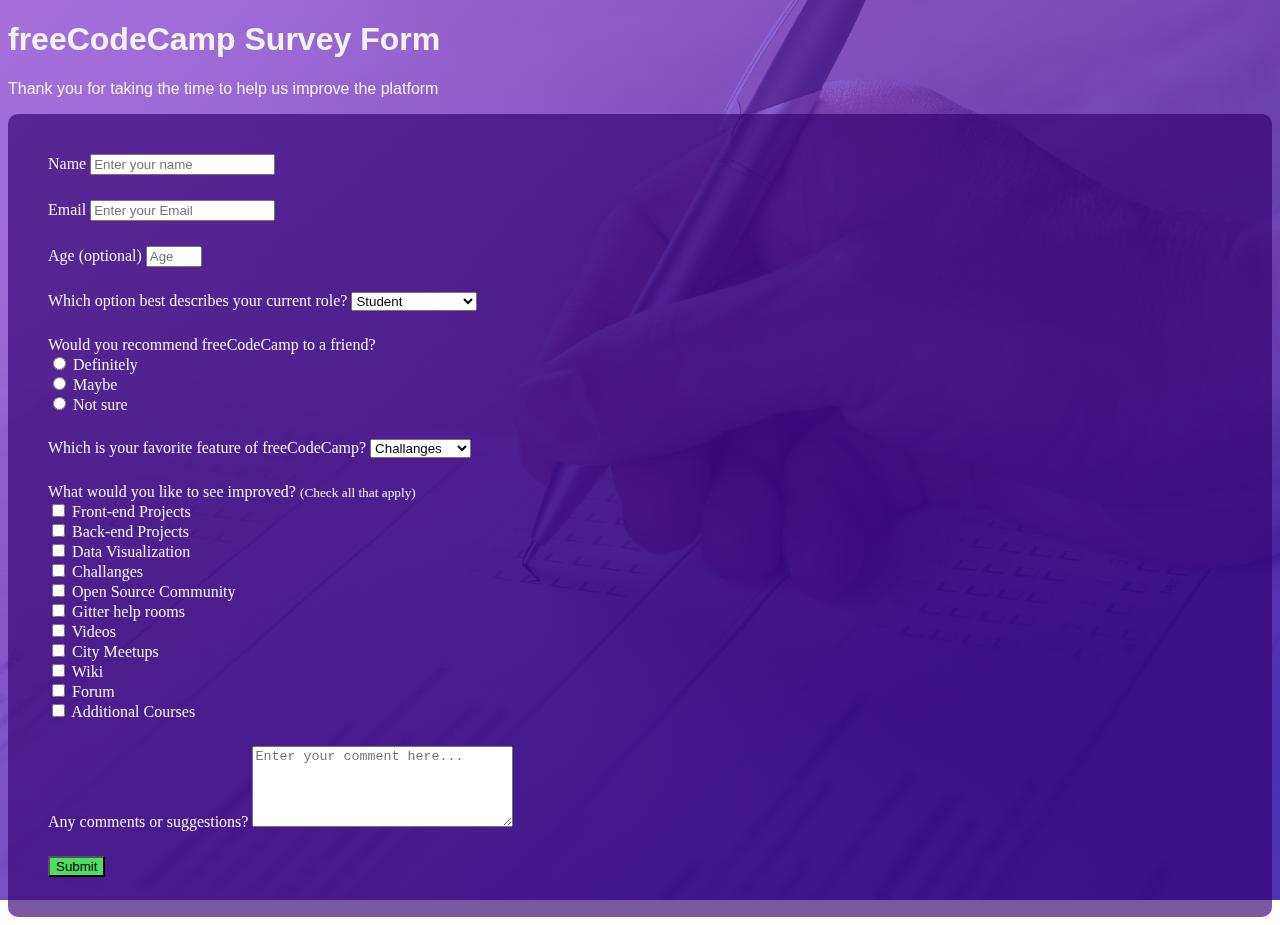
<file: SurveryForm/index.html>
<!DOCTYPE html>
<html lang="en">
<head>
    <meta charset="UTF-8">
    <meta http-equiv="X-UA-Compatible" content="IE=edge">
    <meta name="viewport" content="width=device-width, initial-scale=1.0">
    <title>Survery Form</title>
    <!-- CSS only -->
    <link href="https://cdn.jsdelivr.net/npm/bootstrap@5.0.2/dist/css/bootstrap.min.css" rel="stylesheet" integrity="sha384-EVSTQN3/azprG1Anm3QDgpJLIm9Nao0Yz1ztcQTwFspd3yD65VohhpuuCOmLASjC" crossorigin="anonymous">
    <link rel="stylesheet" href="style.css">
</head>
<body>
    <div class="container py-5">
        <h1 id="title" class="text-center">freeCodeCamp Survey Form</h1>
        <p id="description" class="text-center fst-italic">Thank you for taking the time to help us improve the platform</p>
        <form id="survey-form" class="mt-5">
            <div class="form-group">
                <label for="name" id="name-label">Name</label>
                <input type="text" class="form-control" id="name" placeholder="Enter your name" required>
            </div>
            <div class="form-group">
                <label for="email" id="email-label">Email</label>
                <input type="email" class="form-control" id="email" placeholder="Enter your Email" required>
            </div>
            <div class="form-group">
                <label for="number" id="number-label">Age (optional)</label>
                <input type="number" class="form-control" id="number" placeholder="Age" min="12" max="99">
            </div>
            <div class="form-group">
                <label for="dropdown">Which option best describes your current role?</label>
                <select name="role" id="dropdown" class="form-control">
                    <option value="student">Student</option>
                    <option value="full_time_job">Full Time Job</option>
                    <option value="full_time_learner">Full Time Learner</option>
                    <option value="prefer_not_to_say">Prefer not to say</option>
                    <option value="other">Other</option>
                </select>
            </div>
            <div class="form-group">
                <label for="recommend">Would you recommend freeCodeCamp to a friend?</label>
                <div class="form-check">
                    <input type="radio" name="recommend" class="form-check-input" value="Definitely">
                    <label class="form-check-label" for="recommed">Definitely</label>
                </div>
                <div class="form-check">
                    <input type="radio" name="recommend" class="form-check-input" value="Maybe">
                    <label class="form-check-label" for="recommed">Maybe</label>
                </div>
                <div class="form-check">
                    <input type="radio" name="recommend" class="form-check-input" value="Not sure">
                    <label class="form-check-label" for="recommed">Not sure</label>
                </div>
            </div>
            <div class="form-group">
                <label for="dropdown1">Which is your favorite feature of freeCodeCamp?</label>
                <select name="feature" id="dropdown1" class="form-control">
                    <option value="Challenges">Challanges</option>
                    <option value="Projects">Projects</option>
                    <option value="Community">Community</option>
                    <option value="Open Source">Open Source</option>
                </select>
            </div>
            <div class="form-group">
                <label for="">What would you like to see improved? <small> (Check all that apply)</small></label>
                <div class="form-check">
                    <input type="checkbox" name="improvements" id="front-end" class="form-check-input" value="Front-end projects">
                    <label for="front-end" class="form-check-label">Front-end Projects</label>
                </div>
                <div class="form-check">
                    <input type="checkbox" name="improvements" id="back-end" class="form-check-input" value="Back-end projects">
                    <label for="back-end" class="form-check-label">Back-end Projects</label>
                </div>
                <div class="form-check">
                    <input type="checkbox" name="improvements" id="data_visualization" class="form-check-input" value="Data Visualization">
                    <label for="data_visualization" class="form-check-label">Data Visualization</label>
                </div>
                <div class="form-check">
                    <input type="checkbox" name="improvements" id="challenges" class="form-check-input" value="Challenges">
                    <label for="challenges" class="form-check-label">Challanges</label>
                </div>
                <div class="form-check">
                    <input type="checkbox" name="improvements" id="open_source_community" class="form-check-input" value="Open Source Community">
                    <label for="open_source_community" class="form-check-label">Open Source Community</label>
                </div>
                <div class="form-check">
                    <input type="checkbox" name="improvements" id="gitter_help_rooms" class="form-check-input" value="Gitter help rooms">
                    <label for="gitter_help_rooms" class="form-check-label">Gitter help rooms</label>
                </div>
                <div class="form-check">
                    <input type="checkbox" name="improvements" id="videos" class="form-check-input" value="Videos">
                    <label for="videos" class="form-check-label">Videos</label>
                </div>
                <div class="form-check">
                    <input type="checkbox" name="improvements" id="city_meetups" class="form-check-input" value="City Meetups">
                    <label for="city_meetups" class="form-check-label">City Meetups</label>
                </div>
                <div class="form-check">
                    <input type="checkbox" name="improvements" id="wiki" class="form-check-input" value="wiki">
                    <label for="wiki" class="form-check-label">Wiki</label>
                </div>
                <div class="form-check">
                    <input type="checkbox" name="improvements" id="forum" class="form-check-input" value="Forum">
                    <label for="forum" class="form-check-label">Forum</label>
                </div>
                <div class="form-check">
                    <input type="checkbox" name="improvements" id="additonal_courses" class="form-check-input" value="Additonal Courses">
                    <label for="additonal_courses" class="form-check-label">Additional Courses</label>
                </div>
            </div>
            <div class="form-group">
                <label for="suggestions">Any comments or suggestions?</label>
                <textarea name="suggestions" id="suggestions" cols="30" rows="5" placeholder="Enter your comment here..." class="form-control"></textarea>
            </div>
            <button type="submit" id="submit" class="btn btn-success btn-lg w-100">Submit</button>
        </form>
    </div>
    <script src="https://cdn.freecodecamp.org/testable-projects-fcc/v1/bundle.js"></script>
</body>
</html>
</file>
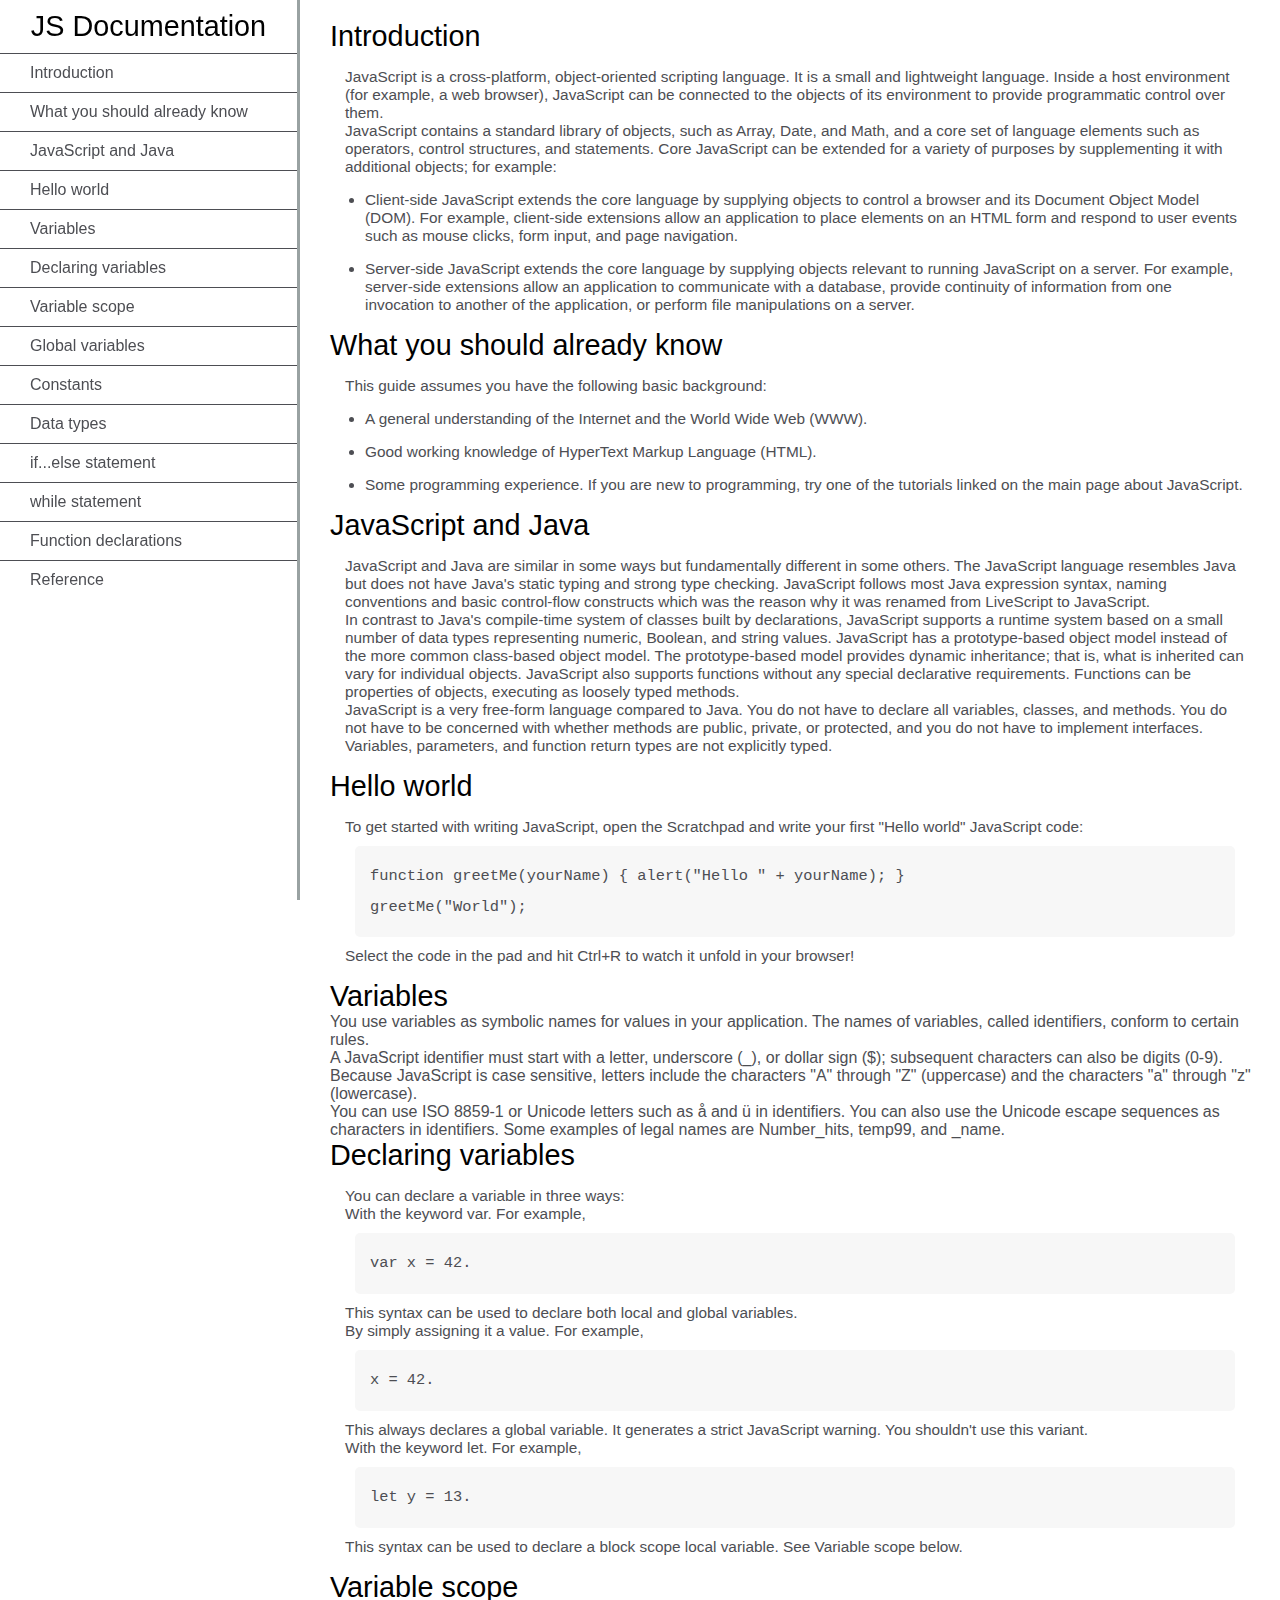
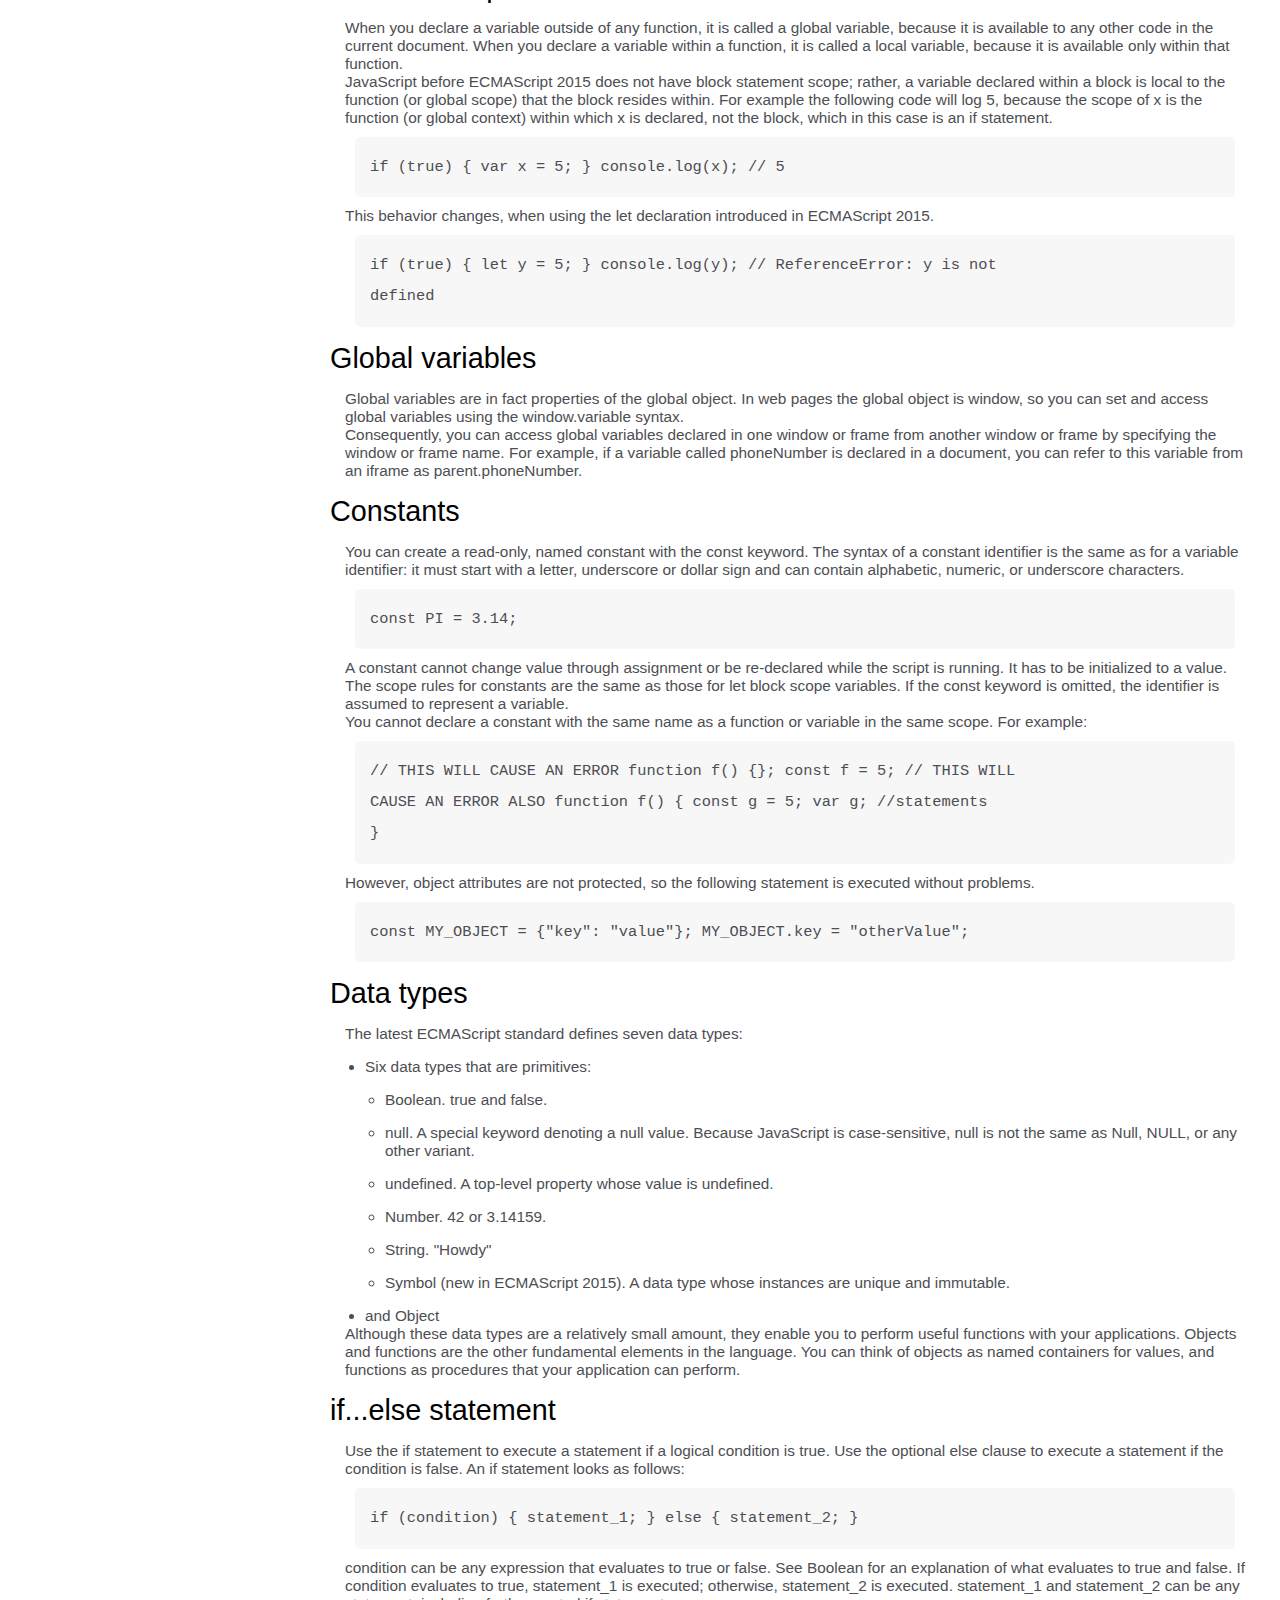
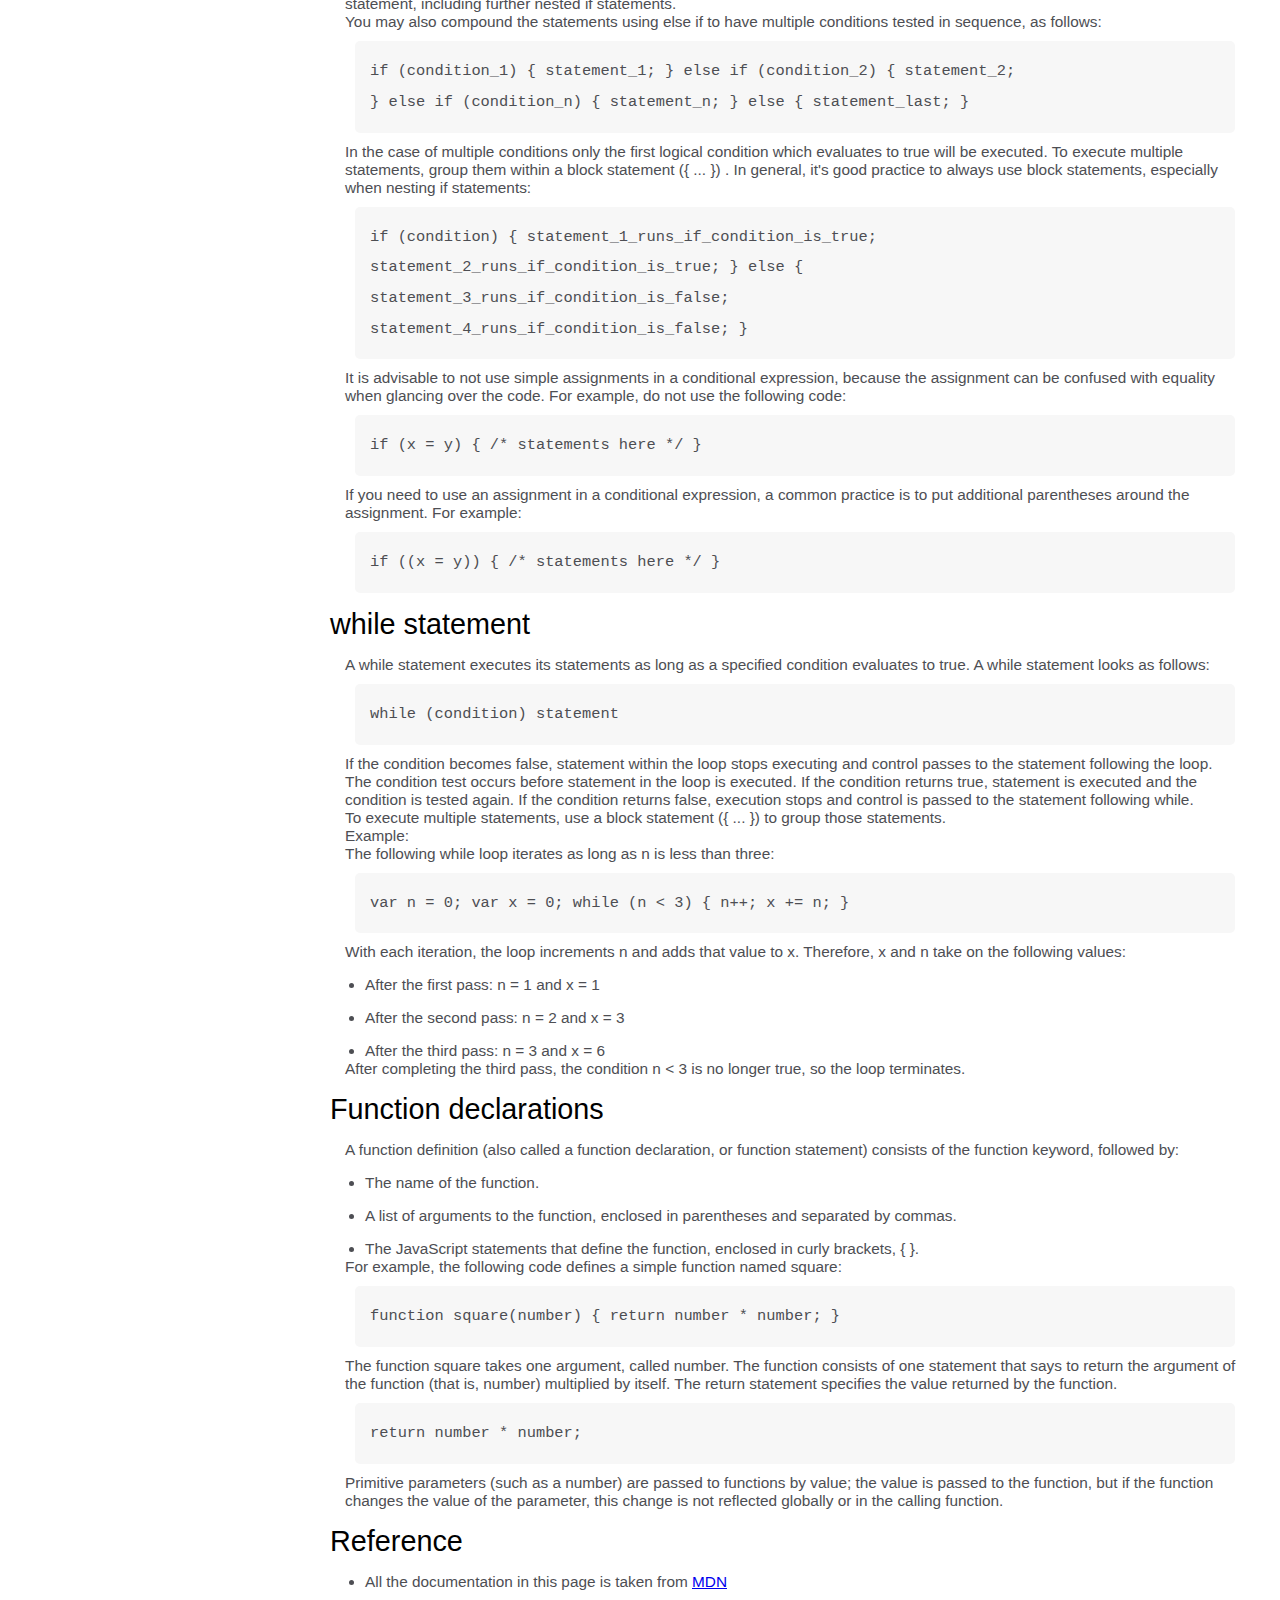
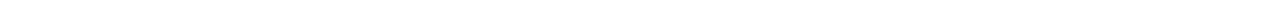
<file: ResponsiveWebDesign/DocumentationPage/index.html>
<!DOCTYPE html>
<html lang="en">

<head>
    <meta charset="UTF-8">
    <meta http-equiv="X-UA-Compatible" content="IE=edge">
    <meta name="viewport" content="width=device-width, initial-scale=1.0">
    <title>Javascript Documentation Page</title>
    <link rel="stylesheet" href="style.css">
</head>

<body>
    <nav id="navbar">
        <header>JS Documentation</header>
        <ul>
            <li><a class="nav-link" href="#Introduction">Introduction</a></li>
            <li>
                <a class="nav-link" href="#What_you_should_already_know">What you should already know</a>
            </li>
            <li>
                <a class="nav-link" href="#JavaScript_and_Java">JavaScript and Java</a>
            </li>
            <li><a class="nav-link" href="#Hello_world">Hello world</a></li>
            <li><a class="nav-link" href="#Variables">Variables</a></li>
            <li>
                <a class="nav-link" href="#Declaring_variables">Declaring variables</a>
            </li>
            <li><a class="nav-link" href="#Variable_scope">Variable scope</a></li>
            <li><a class="nav-link" href="#Global_variables">Global variables</a></li>
            <li><a class="nav-link" href="#Constants">Constants</a></li>
            <li><a class="nav-link" href="#Data_types">Data types</a></li>
            <li>
                <a class="nav-link" href="#if...else_statement">if...else statement</a>
            </li>
            <li><a class="nav-link" href="#while_statement">while statement</a></li>
            <li>
                <a class="nav-link" href="#Function_declarations">Function declarations</a>
            </li>
            <li><a class="nav-link" href="#Reference">Reference</a></li>
        </ul>
    </nav>
    <main id="main-doc">
        <section class="main-section" id="Introduction">
            <header>Introduction</header>
            <article>
                <p>
                  JavaScript is a cross-platform, object-oriented scripting language. It
                  is a small and lightweight language. Inside a host environment (for
                  example, a web browser), JavaScript can be connected to the objects of
                  its environment to provide programmatic control over them.
                </p>
          
                <p>
                  JavaScript contains a standard library of objects, such as Array, Date,
                  and Math, and a core set of language elements such as operators, control
                  structures, and statements. Core JavaScript can be extended for a
                  variety of purposes by supplementing it with additional objects; for
                  example:
                </p>
                <ul>
                  <li>
                    Client-side JavaScript extends the core language by supplying objects
                    to control a browser and its Document Object Model (DOM). For example,
                    client-side extensions allow an application to place elements on an
                    HTML form and respond to user events such as mouse clicks, form input,
                    and page navigation.
                  </li>
                  <li>
                    Server-side JavaScript extends the core language by supplying objects
                    relevant to running JavaScript on a server. For example, server-side
                    extensions allow an application to communicate with a database,
                    provide continuity of information from one invocation to another of
                    the application, or perform file manipulations on a server.
                  </li>
                </ul>
              </article>
            </section>
            <section class="main-section" id="What_you_should_already_know">
              <header>What you should already know</header>
              <article>
                <p>This guide assumes you have the following basic background:</p>
          
                <ul>
                  <li>
                    A general understanding of the Internet and the World Wide Web (WWW).
                  </li>
                  <li>Good working knowledge of HyperText Markup Language (HTML).</li>
                  <li>
                    Some programming experience. If you are new to programming, try one of
                    the tutorials linked on the main page about JavaScript.
                  </li>
                </ul>
              </article>
            </section>
            <section class="main-section" id="JavaScript_and_Java">
              <header>JavaScript and Java</header>
              <article>
                <p>
                  JavaScript and Java are similar in some ways but fundamentally different
                  in some others. The JavaScript language resembles Java but does not have
                  Java's static typing and strong type checking. JavaScript follows most
                  Java expression syntax, naming conventions and basic control-flow
                  constructs which was the reason why it was renamed from LiveScript to
                  JavaScript.
                </p>
          
                <p>
                  In contrast to Java's compile-time system of classes built by
                  declarations, JavaScript supports a runtime system based on a small
                  number of data types representing numeric, Boolean, and string values.
                  JavaScript has a prototype-based object model instead of the more common
                  class-based object model. The prototype-based model provides dynamic
                  inheritance; that is, what is inherited can vary for individual objects.
                  JavaScript also supports functions without any special declarative
                  requirements. Functions can be properties of objects, executing as
                  loosely typed methods.
                </p>
                <p>
                  JavaScript is a very free-form language compared to Java. You do not
                  have to declare all variables, classes, and methods. You do not have to
                  be concerned with whether methods are public, private, or protected, and
                  you do not have to implement interfaces. Variables, parameters, and
                  function return types are not explicitly typed.
                </p>
              </article>
            </section>
            <section class="main-section" id="Hello_world">
              <header>Hello world</header>
              <article>
                To get started with writing JavaScript, open the Scratchpad and write your
                first "Hello world" JavaScript code:
                <code
                  >function greetMe(yourName) { alert("Hello " + yourName); }
                  greetMe("World");
                </code>
          
                Select the code in the pad and hit Ctrl+R to watch it unfold in your
                browser!
              </article>
            </section>
            <section class="main-section" id="Variables">
              <header>Variables</header>
              <p>
                You use variables as symbolic names for values in your application. The
                names of variables, called identifiers, conform to certain rules.
              </p>
              <p>
                A JavaScript identifier must start with a letter, underscore (_), or
                dollar sign ($); subsequent characters can also be digits (0-9). Because
                JavaScript is case sensitive, letters include the characters "A" through
                "Z" (uppercase) and the characters "a" through "z" (lowercase).
              </p>
              <p>
                You can use ISO 8859-1 or Unicode letters such as å and ü in identifiers.
                You can also use the Unicode escape sequences as characters in
                identifiers. Some examples of legal names are Number_hits, temp99, and
                _name.
              </p>
            </section>
            <section class="main-section" id="Declaring_variables">
              <header>Declaring variables</header>
              <article>
                You can declare a variable in three ways:
                <p>
                  With the keyword var. For example, <code>var x = 42.</code> This syntax
                  can be used to declare both local and global variables.
                </p>
                <p>
                  By simply assigning it a value. For example, <code>x = 42.</code> This
                  always declares a global variable. It generates a strict JavaScript
                  warning. You shouldn't use this variant.
                </p>
                <p>
                  With the keyword let. For example,<code> let y = 13.</code> This syntax
                  can be used to declare a block scope local variable. See Variable scope
                  below.
                </p>
              </article>
            </section>
            <section class="main-section" id="Variable_scope">
              <header>Variable scope</header>
              <article>
                <p>
                  When you declare a variable outside of any function, it is called a
                  global variable, because it is available to any other code in the
                  current document. When you declare a variable within a function, it is
                  called a local variable, because it is available only within that
                  function.
                </p>
          
                <p>
                  JavaScript before ECMAScript 2015 does not have block statement scope;
                  rather, a variable declared within a block is local to the function (or
                  global scope) that the block resides within. For example the following
                  code will log 5, because the scope of x is the function (or global
                  context) within which x is declared, not the block, which in this case
                  is an if statement.
                </p>
                <code>if (true) { var x = 5; } console.log(x); // 5</code>
                <p>
                  This behavior changes, when using the let declaration introduced in
                  ECMAScript 2015.
                </p>
          
                <code
                  >if (true) { let y = 5; } console.log(y); // ReferenceError: y is not
                  defined</code
                >
              </article>
            </section>
            <section class="main-section" id="Global_variables">
              <header>Global variables</header>
              <article>
                <p>
                  Global variables are in fact properties of the global object. In web
                  pages the global object is window, so you can set and access global
                  variables using the window.variable syntax.
                </p>
          
                <p>
                  Consequently, you can access global variables declared in one window or
                  frame from another window or frame by specifying the window or frame
                  name. For example, if a variable called phoneNumber is declared in a
                  document, you can refer to this variable from an iframe as
                  parent.phoneNumber.
                </p>
              </article>
            </section>
            <section class="main-section" id="Constants">
              <header>Constants</header>
              <article>
                <p>
                  You can create a read-only, named constant with the const keyword. The
                  syntax of a constant identifier is the same as for a variable
                  identifier: it must start with a letter, underscore or dollar sign and
                  can contain alphabetic, numeric, or underscore characters.
                </p>
          
                <code>const PI = 3.14;</code>
                <p>
                  A constant cannot change value through assignment or be re-declared
                  while the script is running. It has to be initialized to a value.
                </p>
          
                <p>
                  The scope rules for constants are the same as those for let block scope
                  variables. If the const keyword is omitted, the identifier is assumed to
                  represent a variable.
                </p>
          
                <p>
                  You cannot declare a constant with the same name as a function or
                  variable in the same scope. For example:
                </p>
          
                <code
                  >// THIS WILL CAUSE AN ERROR function f() {}; const f = 5; // THIS WILL
                  CAUSE AN ERROR ALSO function f() { const g = 5; var g; //statements
                  }</code
                >
                However, object attributes are not protected, so the following statement
                is executed without problems.
                <code
                  >const MY_OBJECT = {"key": "value"}; MY_OBJECT.key = "otherValue";</code
                >
              </article>
            </section>
            <section class="main-section" id="Data_types">
              <header>Data types</header>
              <article>
                <p>The latest ECMAScript standard defines seven data types:</p>
                <ul>
                  <li>
                    <p>Six data types that are primitives:</p>
                    <ul>
                      <li>Boolean. true and false.</li>
                      <li>
                        null. A special keyword denoting a null value. Because JavaScript
                        is case-sensitive, null is not the same as Null, NULL, or any
                        other variant.
                      </li>
                      <li>undefined. A top-level property whose value is undefined.</li>
                      <li>Number. 42 or 3.14159.</li>
                      <li>String. "Howdy"</li>
                      <li>
                        Symbol (new in ECMAScript 2015). A data type whose instances are
                        unique and immutable.
                      </li>
                    </ul>
                  </li>
          
                  <li>and Object</li>
                </ul>
                Although these data types are a relatively small amount, they enable you
                to perform useful functions with your applications. Objects and functions
                are the other fundamental elements in the language. You can think of
                objects as named containers for values, and functions as procedures that
                your application can perform.
              </article>
            </section>
            <section class="main-section" id="if...else_statement">
              <header>if...else statement</header>
              <article>
                Use the if statement to execute a statement if a logical condition is
                true. Use the optional else clause to execute a statement if the condition
                is false. An if statement looks as follows:
          
                <code>if (condition) { statement_1; } else { statement_2; }</code>
                condition can be any expression that evaluates to true or false. See
                Boolean for an explanation of what evaluates to true and false. If
                condition evaluates to true, statement_1 is executed; otherwise,
                statement_2 is executed. statement_1 and statement_2 can be any statement,
                including further nested if statements.
                <p>
                  You may also compound the statements using else if to have multiple
                  conditions tested in sequence, as follows:
                </p>
                <code
                  >if (condition_1) { statement_1; } else if (condition_2) { statement_2;
                  } else if (condition_n) { statement_n; } else { statement_last; }
                </code>
                In the case of multiple conditions only the first logical condition which
                evaluates to true will be executed. To execute multiple statements, group
                them within a block statement ({ ... }) . In general, it's good practice
                to always use block statements, especially when nesting if statements:
          
                <code
                  >if (condition) { statement_1_runs_if_condition_is_true;
                  statement_2_runs_if_condition_is_true; } else {
                  statement_3_runs_if_condition_is_false;
                  statement_4_runs_if_condition_is_false; }</code
                >
                It is advisable to not use simple assignments in a conditional expression,
                because the assignment can be confused with equality when glancing over
                the code. For example, do not use the following code:
                <code>if (x = y) { /* statements here */ }</code> If you need to use an
                assignment in a conditional expression, a common practice is to put
                additional parentheses around the assignment. For example:
          
                <code>if ((x = y)) { /* statements here */ }</code>
              </article>
            </section>
            <section class="main-section" id="while_statement">
              <header>while statement</header>
              <article>
                A while statement executes its statements as long as a specified condition
                evaluates to true. A while statement looks as follows:
          
                <code>while (condition) statement</code> If the condition becomes false,
                statement within the loop stops executing and control passes to the
                statement following the loop.
          
                <p>
                  The condition test occurs before statement in the loop is executed. If
                  the condition returns true, statement is executed and the condition is
                  tested again. If the condition returns false, execution stops and
                  control is passed to the statement following while.
                </p>
          
                <p>
                  To execute multiple statements, use a block statement ({ ... }) to group
                  those statements.
                </p>
          
                Example:
          
                <p>The following while loop iterates as long as n is less than three:</p>
          
                <code>var n = 0; var x = 0; while (n &lt; 3) { n++; x += n; }</code>
                <p>
                  With each iteration, the loop increments n and adds that value to x.
                  Therefore, x and n take on the following values:
                </p>
          
                <ul>
                  <li>After the first pass: n = 1 and x = 1</li>
                  <li>After the second pass: n = 2 and x = 3</li>
                  <li>After the third pass: n = 3 and x = 6</li>
                </ul>
                <p>
                  After completing the third pass, the condition n &lt; 3 is no longer
                  true, so the loop terminates.
                </p>
              </article>
            </section>
            <section class="main-section" id="Function_declarations">
              <header>Function declarations</header>
              <article>
                A function definition (also called a function declaration, or function
                statement) consists of the function keyword, followed by:
          
                <ul>
                  <li>The name of the function.</li>
                  <li>
                    A list of arguments to the function, enclosed in parentheses and
                    separated by commas.
                  </li>
                  <li>
                    The JavaScript statements that define the function, enclosed in curly
                    brackets, { }.
                  </li>
                </ul>
                <p>
                  For example, the following code defines a simple function named square:
                </p>
          
                <code>function square(number) { return number * number; }</code>
                <p>
                  The function square takes one argument, called number. The function
                  consists of one statement that says to return the argument of the
                  function (that is, number) multiplied by itself. The return statement
                  specifies the value returned by the function.
                </p>
                <code>return number * number;</code>
                <p>
                  Primitive parameters (such as a number) are passed to functions by
                  value; the value is passed to the function, but if the function changes
                  the value of the parameter, this change is not reflected globally or in
                  the calling function.
                </p>
              </article>
            </section>
            <section class="main-section" id="Reference">
              <header>Reference</header>
              <article>
                <ul>
                  <li>
                    All the documentation in this page is taken from
                    <a
                      href="https://developer.mozilla.org/en-US/docs/Web/JavaScript/Guide"
                      target="_blank"
                      >MDN</a
                    >
                  </li>
                </ul>
              </article>
        </section>
    </main>
    <script src="https://cdn.freecodecamp.org/testable-projects-fcc/v1/bundle.js"></script>
</body>

</html>
</file>
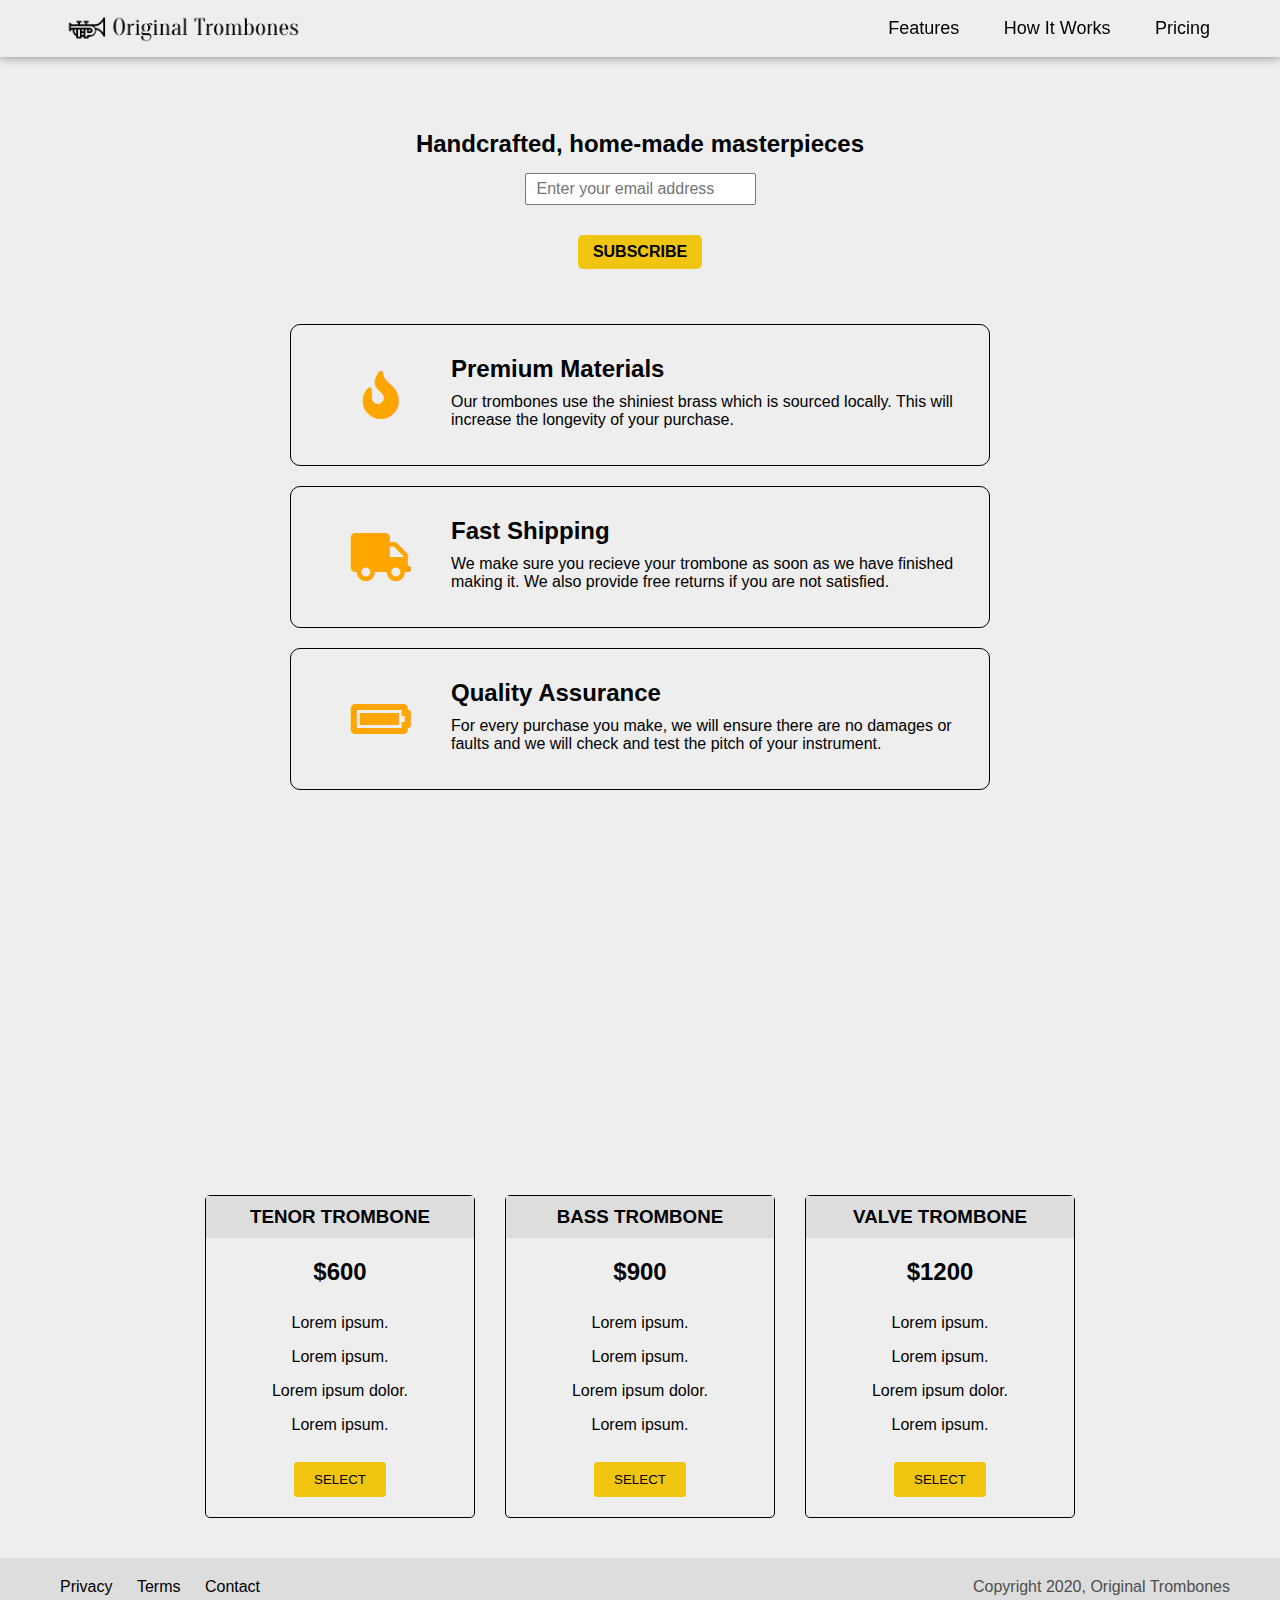
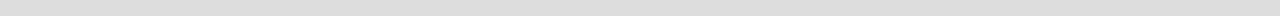
<file: ResponsiveWebDesign/LandingPage/index.html>
<!DOCTYPE html>
<html lang="en">
<head>
    <meta charset="UTF-8">
    <meta http-equiv="X-UA-Compatible" content="IE=edge">
    <meta name="viewport" content="width=device-width, initial-scale=1.0">
    <title>Landing Page</title>
    <!-- CSS only -->
    <!-- <link href="https://cdn.jsdelivr.net/npm/bootstrap@5.0.2/dist/css/bootstrap.min.css" rel="stylesheet" integrity="sha384-EVSTQN3/azprG1Anm3QDgpJLIm9Nao0Yz1ztcQTwFspd3yD65VohhpuuCOmLASjC" crossorigin="anonymous"> -->
    <link rel="stylesheet" href="style.css">
    <link rel="stylesheet" href="https://cdnjs.cloudflare.com/ajax/libs/font-awesome/5.15.3/css/all.min.css">
</head>
<body>
    <header id="header">
        <a href="#"><img src="img/product-landing-page-logo.png" alt="" id="header-img"></a>
        <nav id="nav-bar">
            <a href="#features" class="nav-link">Features</a>
            <a href="#how_it_works" class="nav-link">How It Works</a>
            <a href="#pricing" class="nav-link">Pricing</a>
        </nav>
        
    </header>
    <main id="main">
        <section id="subscribe">
            <h2>Handcrafted, home-made masterpieces</h2>
            <form action="https://www.freecodecamp.com/email-submit" id="form">
                <input id="email" name="email" type="email" placeholder="Enter your email address" required><br>
                <input type="submit" value="SUBSCRIBE" id="submit">
            </form>
        </section>
        <section id="features">
            <div class="row">
                <div class="col">
                    <i class="fa fa-3x fa-fire"></i>
                </div>
                <div class="col">
                    <h3>Premium Materials</h3>
                    <p>Our trombones use the shiniest brass which is sourced locally. This will increase the longevity of your purchase.</p>
                </div>
            </div>
            <div class="row">
                <div class="col">
                    <i class="fa fa-3x fa-truck"></i>
                </div>
                <div class="col">
                    <h3>Fast Shipping</h3>
                    <p>We make sure you recieve your trombone as soon as we have finished making it. We also provide free returns if you are not satisfied.</p>
                </div>
            </div>
            <div class="row">
                <div class="col">
                    <i class="fa fa-3x fa-battery-full"></i>
                </div>
                <div class="col">
                    <h3>Quality Assurance</h3>
                    <p>For every purchase you make, we will ensure there are no damages or faults and we will check and test the pitch of your instrument.</p>
                </div>
            </div>
        </section>
        <section id="how_it_works">
            <iframe id="video" height="315" src="https://www.youtube-nocookie.com/embed/y8Yv4pnO7qc" frameborder="0" allowfullscreen></iframe>
        </section>
        <section id="pricing">
            <div class="card">
                <h3 class="title">TENOR TROMBONE</h3>
                <h4 class="price">$600</h4>
                <ul>
                    <li>Lorem ipsum.</li>
                    <li>Lorem ipsum.</li>
                    <li>Lorem ipsum dolor.</li>
                    <li>Lorem ipsum.</li>
                </ul>
                <button>SELECT</button>
            </div>
            <div class="card">
                <h3 class="title">BASS TROMBONE</h3>
                <h4 class="price">$900</h4>
                <ul>
                    <li>Lorem ipsum.</li>
                    <li>Lorem ipsum.</li>
                    <li>Lorem ipsum dolor.</li>
                    <li>Lorem ipsum.</li>
                </ul>
                <button>SELECT</button>
            </div>
            <div class="card">
                <h3 class="title">VALVE TROMBONE</h3>
                <h4 class="price">$1200</h4>
                <ul>
                    <li>Lorem ipsum.</li>
                    <li>Lorem ipsum.</li>
                    <li>Lorem ipsum dolor.</li>
                    <li>Lorem ipsum.</li>
                </ul>
                <button>SELECT</button>
            </div>
        </section>
    </main>
    <footer id="footer">
        <div class="links">
            <a href="#">Privacy</a>
            <a href="#">Terms</a>
            <a href="#">Contact</a>
        </div>
        <span class="copyright">Copyright 2020, Original Trombones</span>
    </footer>
    <script src="https://cdn.freecodecamp.org/testable-projects-fcc/v1/bundle.js"></script>
</body>
</html>
</file>
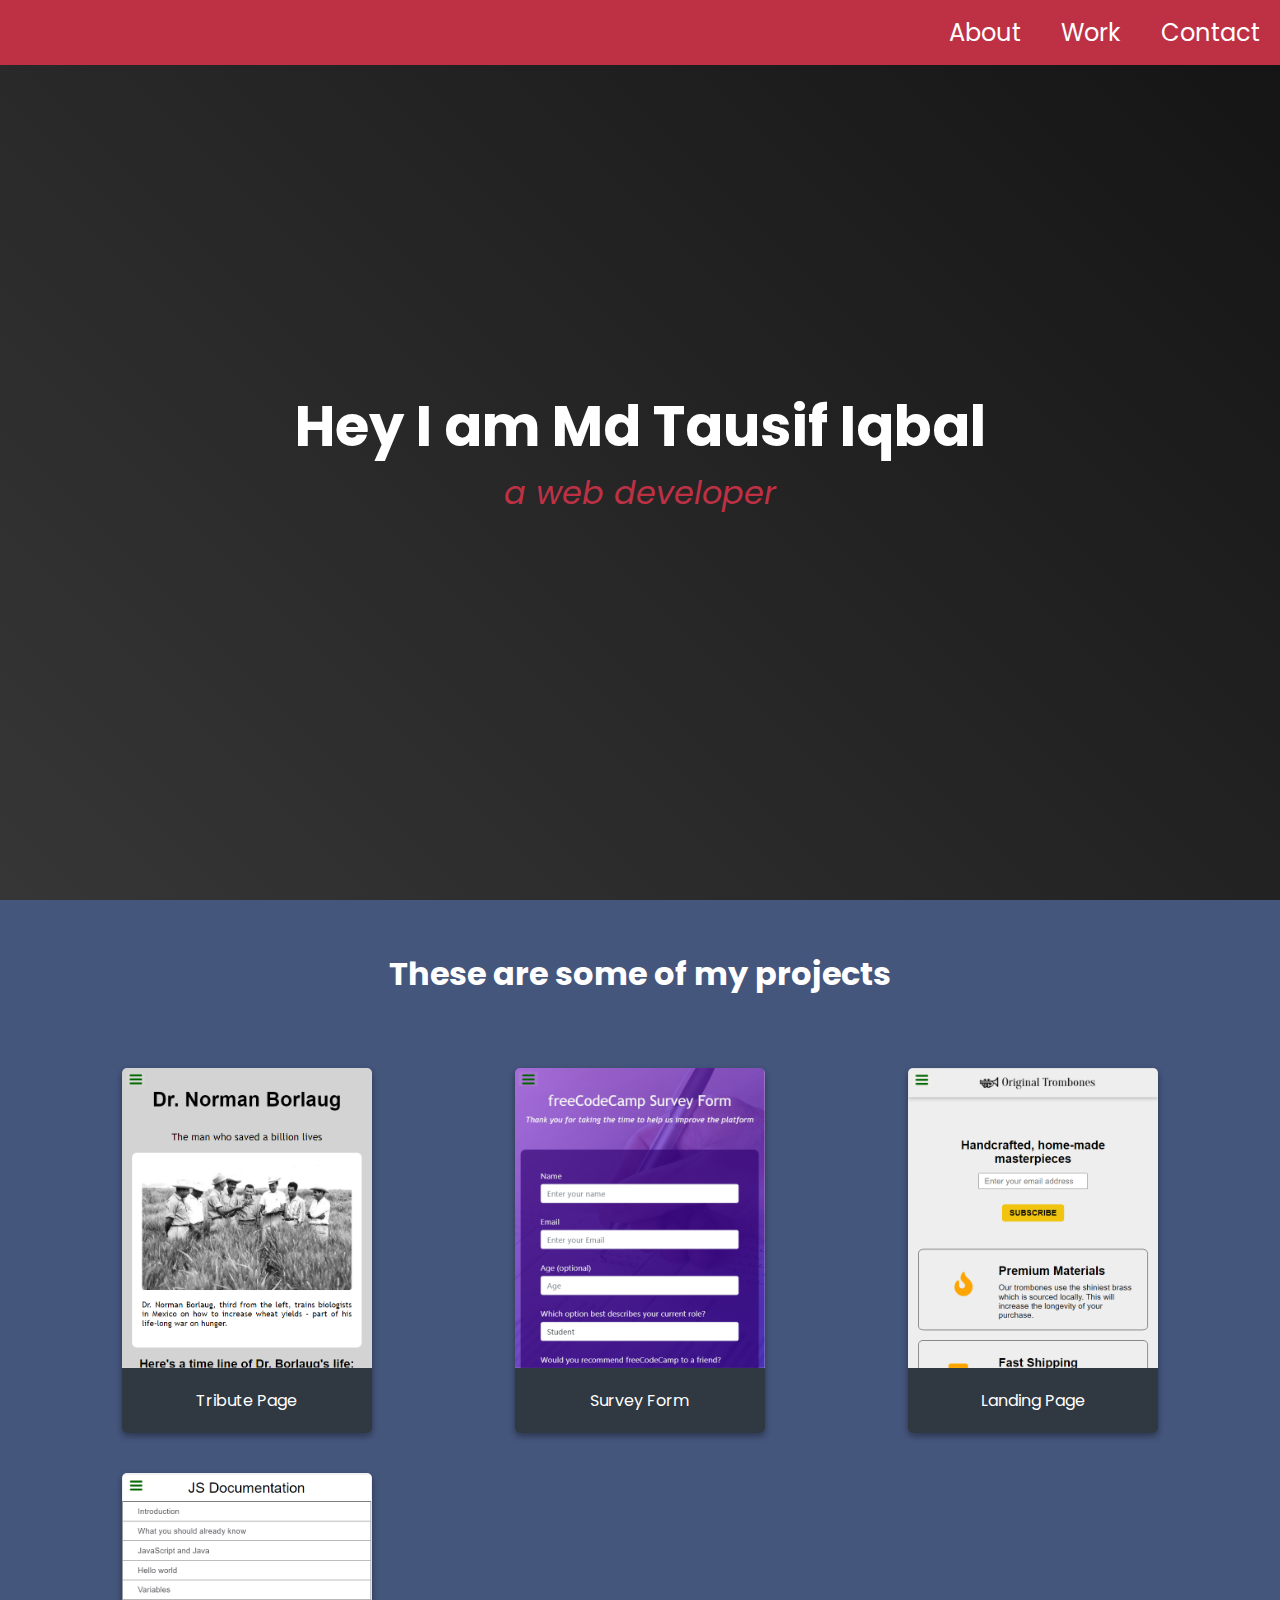
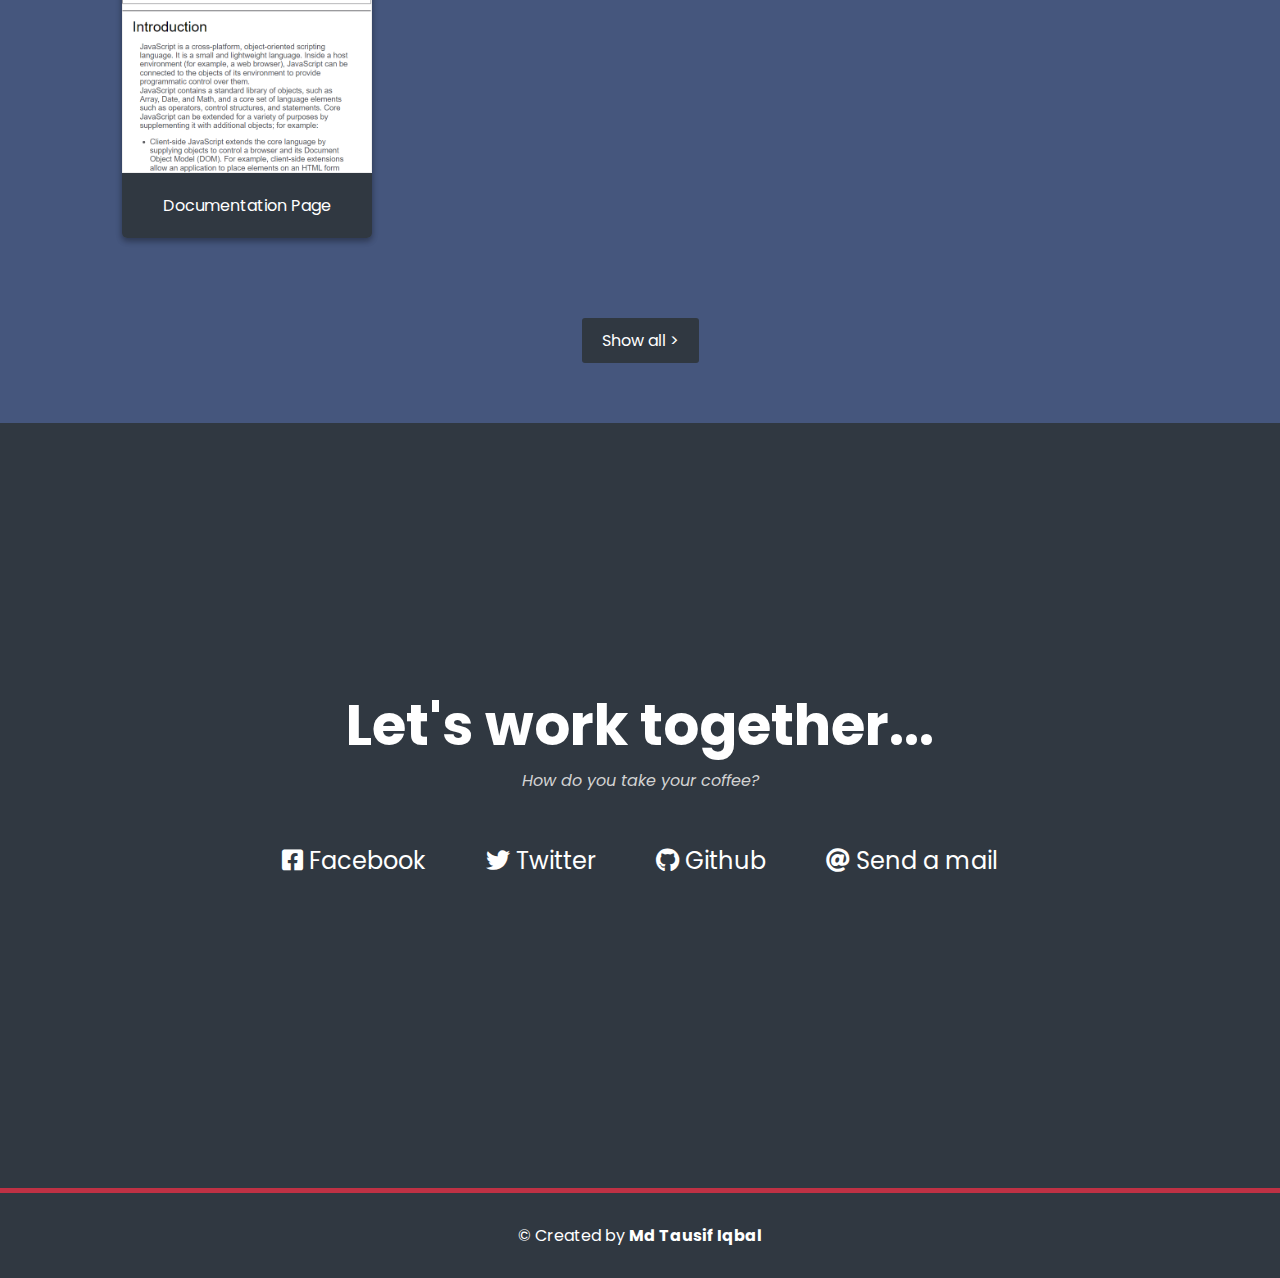
<file: ResponsiveWebDesign/Portfolio/index.html>
<!DOCTYPE html>
<html lang="en">

<head>
    <meta charset="UTF-8">
    <meta http-equiv="X-UA-Compatible" content="IE=edge">
    <meta name="viewport" content="width=device-width, initial-scale=1.0">
    <title>Md Tausif Iqbal</title>
    <!-- CSS only -->
    <link rel="stylesheet" href="style.css">
    <link rel="stylesheet" href="https://cdnjs.cloudflare.com/ajax/libs/font-awesome/5.15.3/css/all.min.css">
</head>

<body>
    <header>
        <nav id="navbar">
            <a href="#contact" class="nav-link">Contact</a>
            <a href="#projects" class="nav-link">Work</a>
            <a href="#welcome-section" class="nav-link">About</a>
        </nav>
        <section id="welcome-section">
            <h1 class="noselect">Hey I am Md Tausif Iqbal</h1>
            <p class="noselect">a web developer</p>
        </section>
    </header>
    <main>
        <section id="projects">
            <h2 class="projects-title">These are some of my projects</h2>
            <div class="projects-grid">
                <figure class="project-tile">
                    <img src="img/tribute_page.png" alt="Tribute Page">
                    <figcaption>
                        <a href="https://mdtausifiqbal.github.io/fcc/ResponsiveWebDesign/TributePage/">Tribute Page</a>
                    </figcaption>
                </figure>
                <figure class="project-tile">
                    <img src="img/survey_form.png" alt="Survey Form">
                    <figcaption>
                        <a href="https://mdtausifiqbal.github.io/fcc/ResponsiveWebDesign/SurveyForm/">Survey Form</a>
                    </figcaption>
                </figure>
                <figure class="project-tile">
                    <img src="img/landing_page.png" alt="Landing Page">
                    <figcaption>
                        <a href="https://mdtausifiqbal.github.io/fcc/ResponsiveWebDesign/LandingPage/">Landing Page</a>
                    </figcaption>
                </figure>
                <figure class="project-tile">
                    <img src="img/documentation_page.png" alt="Documentation Page">
                    <figcaption>
                        <a href="https://mdtausifiqbal.github.io/fcc/ResponsiveWebDesign/DocumentationPage/">Documentation Page</a>
                    </figcaption>
                </figure>
            </div>
            <div id="show_all">
                <a href="#" class="btn">Show all &gt;</a>
            </div>
        </section>
    </main>
    <footer>
        <section id="contact">
            <h2>Let's work together...</h2>
            <p>How do you take your coffee?</p>
            <div class="social">
                <a href="https://facebook.com/mdtausifiqbal786">
                    <i class="fab fa-facebook-square"></i> Facebook
                </a>
                <a href="https://twitter.com/MDTAUSIFIQBAL5">
                    <i class="fab fa-twitter"></i> Twitter
                </a>
                <a href="https://github.com/mdtausifiqbal" id="profile-link" target="_blank">
                    <i class="fab fa-github"></i> Github
                </a>
                <a href="mailto:mdtausifiqbalnwd@gmail.com">
                    <i class="fas fa-at"></i> Send a mail
                </a>
            </div>
        </section>
        <div id="copyright">
            <p>© Created by <strong>Md Tausif Iqbal</strong></p>
        </div>
    </footer>
    <script src="https://cdn.freecodecamp.org/testable-projects-fcc/v1/bundle.js"></script>
</body>

</html>
</file>
<file: SurveryForm/style.css>
:root {
    --color-background: rgba(56, 26, 189, 0.767);
    --color-white: #f3f3f3;
    --color-background-alpha: rgba(125, 43, 201, 0.678);
    --color-green: rgb(75, 221, 100);
}

body::before{
    content: '';
    position: fixed;
    top: 0;
    left: 0;
    height: 100%;
    width: 100%;
    background: var(--color-background);
    background-image: linear-gradient(-45deg, var(--color-background), var(--color-background-alpha)), url('img/background.jpg');
    background-size: cover;
    background-repeat: no-repeat;
    background-position: center;
    z-index: -1;
}


#title, #description {
    color: var(--color-white);
    font-family: 'Trebuchet MS', 'Lucida Sans Unicode', 'Lucida Grande', 'Lucida Sans', Arial, sans-serif;
}

form {
    background-color: rgba(49, 0, 112, 0.651);
    border-radius: 10px;
    padding: 40px;
}

div.form-group {
    margin-bottom: 25px;
}

div.form-group label{
    color: var(--color-white);
    margin-bottom: 5px;
}

#submit {
    background-color: var(--color-green);
}
</file>
<file: ResponsiveWebDesign/DocumentationPage/style.css>
/* Common Styles */
* {margin: 0; padding: 0; box-sizing: border-box;}
html, body{
    color: #4d4e53;
    background-color: white;
    font-family: 'Open Sans', Arial, Helvetica, sans-serif;
}

/* Common Styles */

#navbar {
    position: fixed;
    top: 0px;
    left: 0px;
    min-width: 290px;
    width: 300px;
    height: 100%;
    border-right: solid;
    border-color: rgba(0, 22, 22, 0.4);
}

header {
    color: black;
    margin: 10px;
    text-align: center;
    font-size: 1.8rem;
    font-weight: thin;
}

#main-doc header {
    text-align: left;
    margin: 0px;
}

#navbar ul {
    height: 88%;
    padding: 0;
    overflow-y: auto;
    overflow-x: hidden;
}

#navbar ul li {
    color: #4d4e53;
    border-top: 1px solid;
    list-style: none;
    position: relative;
    width: 100%;
}

#navbar a {
    display: block;
    padding: 10px 30px;
    cursor: pointer;
    text-decoration: none;
    color: #4d4e53;
}

#main-doc {
    position: absolute;
    margin-left: 310px;
    padding: 20px;
    margin-bottom: 110px;
}

section article {
    color: #4d4e53;
    margin: 15px;
    font-size: 0.96rem;
}

section li {
    margin: 15px 0px 0px 20px;
}

code {
    display: block;
    text-align: left;
    white-space: pre-line;
    position: relative;
    word-break: normal;
    word-wrap: normal;
    line-height: 2;
    background-color: #f7f7f7;
    padding: 15px;
    margin: 10px;
    border-radius: 5px;
  }
  
  @media only screen and (max-width: 815px) {
    /* For mobile phones: */
    #navbar ul {
      border: 1px solid;
      height: 207px;
    }
  
    #navbar {
      background-color: white;
      position: absolute;
      top: 0;
      padding: 0;
      margin: 0;
      width: 100%;
      max-height: 275px;
      border: none;
      z-index: 1;
      border-bottom: 2px solid;
    }
  
    #main-doc {
      position: relative;
      margin-left: 0px;
      margin-top: 270px;
    }
  }
  
  @media only screen and (max-width: 400px) {
    #main-doc {
      margin-left: -10px;
    }
  
    code {
      margin-left: -20px;
      width: 100%;
      padding: 15px;
      padding-left: 10px;
      padding-right: 45px;
      min-width: 233px;
    }
  }
</file>
<file: ResponsiveWebDesign/LandingPage/style.css>
/* Common Styles */
* {
    margin: 0;
    padding: 0;
    box-sizing: border-box;
}

body {
    background-color: #eee;
    font-family: Arial, Helvetica, sans-serif;
}

h1, h2, h3, h4, h5, h6 {
    font-family: Arial, Helvetica, sans-serif;
}
/* Common Styles */

#header{
    width: 100%;
    display: flex;
    align-items: center;
    justify-content: space-between;
    padding: 10px 50px;
    position: fixed;
    background-color: #eee;
    top: 0;
    box-shadow: 0 0 10px 0px gray;
}

#header #header-img {
    width: 250px;
    height: auto;
    margin-top: 5px;
}

#header nav#nav-bar a.nav-link{
    padding: 10px 20px;
    color: black;
    text-decoration: none;
    font-family: 'Lucida Sans', 'Lucida Sans Regular', 'Lucida Grande', 'Lucida Sans Unicode', Geneva, Verdana, sans-serif;
    font-size: 18px;
}

#header nav#nav-bar a.nav-link:hover {
    background-color: #ddd;
    color: inherit;
}

#header nav#nav-bar a.nav-link:focus {
    background-color: #ddd;
    color: inherit;
}


main {
    width: 100%;
    margin-top: 100px;
}

main section {
    width: 100%;
}

section#subscribe {
    padding: 30px;
    text-align: center;
}

#subscribe form input {
    font-size: 16px;
    margin: 15px 0px;
    padding: 5px 10px;
}

#subscribe form input[type=submit] {
    border: none;
    outline: none;
    font-size: 16px;
    padding: 8px 15px;
    background-color: #f1c40f;
    cursor: pointer;
    font-weight: bold;
    border-radius: 5px;
}

#subscribe form input[type=submit]:hover {
    background-color: orange;
    transition: background-color 1s;
}

#features {
    display: flex;
    justify-content: center;
    align-items: center;
    flex-direction: column;
}

#features div.row {
    display: flex;
    flex-direction: row;
    margin: 10px;
    max-width: 700px;
    border: 1px solid black;
    border-radius: 10px;
    padding: 20px;
}

#features div.row div.col:first-child {
    display: flex;
    min-width: 100px;
    height: 100px;
    text-align: center;
    overflow: hidden;
    align-items: center;
    justify-content: center;
    margin: 0 20px;
}

#features div.row div.col i.fa {
    color: orange;
}

#features div.row div.col h3 {
    font-size: 24px;
    padding: 10px 0;
}

#how_it_works {
    display: flex;
    justify-content: center;
    margin: 40px auto;
}

#how_it_works #video {
    max-width: 560px;
    width: 100%;
}

#pricing {
    display: flex;
    align-items: center;
    justify-content: space-around;
    max-width: 900px;
    margin: 40px auto;
}

#pricing div.card {
    width: 30%;
    border: 1px solid black;
    border-radius: 5px;
    text-align: center;
}

#pricing div.card h3.title {
    background-color: #ddd;
    padding: 10px;
}

#pricing div.card h4.price {
    padding: 20px;
    font-size: 24px;
}

#pricing div.card ul{
    list-style: none;
}

#pricing div.card ul li {
    padding: 8px;
}

#pricing div.card button {
    margin: 20px auto;
    border: none;
    outline: none;
    background-color: #f1c40f;
    padding: 10px 20px;
    font-weight: 500;
    cursor: pointer;
    border-radius: 3px;
}

#pricing div.card button:hover {
    background-color: orange;
    transition: background-color 1s;
}

#footer {
    width: 100%;
    padding: 20px 50px;
    background-color: #ddd;
    display: flex;
    align-items: center;
    justify-content: space-between;
}

#footer .links a{
    text-decoration: none;
    color: black;
    margin: 10px;
}

#footer span.copyright {
    color: rgb(78, 78, 78);
}

/* Responsive Design */
@media screen and (max-width: 800px){
    #header {
        padding: 10px 15px;
    }
    a.nav-link {
        padding: 10px 20px;
    }
}
@media screen and (max-width: 700px) {
    #header{
        flex-direction: column;
    }
    
    #nav-bar{
        display: none;
        margin-top: 0px;
    }

    #main {
        padding: 10px;
    }

    #pricing {
        flex-direction: column;
    }

    #pricing div.card {
        width: 80%;
        margin: 10px;
    }

    
    #footer {
        flex-direction: column;
        justify-content: center;
        text-align: center;
    }

    #footer .copyright {
        margin: 10px;
    }
}

@media screen and (max-width: 450px) {
    #features div.row {
        flex-direction: column;
    }

    #features div.row div.col {
        text-align: center;
    }

}
/* Responsive Design */
</file>
<file: ResponsiveWebDesign/Portfolio/style.css>
/* Import custom fonts below*/

@import url('https://fonts.googleapis.com/css2?family=Poppins&display=swap');

/* Import custom fonts above */


/* Basic CSS Start*/

:root {
    --primary-color: rgb(190, 49, 68);
    --secondary-color: rgb(69, 86, 125);
    --gray-color: rgb(48, 56, 65);
}

*{
    margin: 0;
    padding: 0;
    box-sizing: border-box;
    font-family: 'Poppins', sans-serif;
}

html{
    scroll-behavior: smooth;
}

.noselect {
    -webkit-touch-callout: none; /* iOS Safari */
    -webkit-user-select: none; /* Safari */
    -khtml-user-select: none; /* Konqueror HTML */
    -moz-user-select: none; /* Old versions of Firefox */
    -ms-user-select: none; /* Internet Explorer/Edge */
    user-select: none; /* Non-prefixed version, currently supported by Chrome, Edge, Opera and Firefox */
}

/* Basic CSS End */

header{
    width: 100%;
    height: 100vh;
    position: relative;
    background: linear-gradient(45deg, #363636, rgb(20, 20, 20));
}

#navbar{
    width: 100%;
    background-color: var(--primary-color);
    position: fixed;
    top: 0;
    left: 0;
    display: flex;
    align-items: center;
    flex-direction: row-reverse;
    z-index: 3;
}

#navbar a.nav-link {
    color: white;
    font-size: 1.5rem;
    text-decoration: none;
    padding: 15px 20px;
}

#navbar a.nav-link:hover {
    background-color: lightcoral;
}

#welcome-section{
    width: 100%;
    height: 100vh;
    position: absolute;
    top: 0;
    left: 0;
    display: flex;
    flex-direction: column;
    justify-content: center;
    align-items: center;
    color: white;
    z-index: 2;
    text-align: center;
}

#welcome-section h1{
    font-size: 3.5rem;
}

#welcome-section p {
    font-size: 2rem;
    color: var(--primary-color);
    font-style: italic;
    font-weight: normal;
}


/* Projects section styling */

#projects {
    background-color: var(--secondary-color);
    color: white;
    padding: 30px 50px;
    text-align: center;
}

.projects-title {
    text-align: center;
    padding: 20px;
    font-size: 2rem;
}

.projects-grid {
    display: grid;
    grid-template-columns: auto auto;
    overflow: hidden;
    padding-top: 30px;
    padding-bottom: 30px;
}

.project-tile{
    margin: 20px auto;
    max-width: 250px;
    box-shadow: rgba(0, 0, 0, 0.16) 0px 3px 6px, rgba(0, 0, 0, 0.23) 0px 3px 6px;
    border-radius: 5px;
}

.project-tile img {
    width: 250px;
    height: 300px;
    display: block;
    border-top-left-radius: 5px;
    border-top-right-radius: 5px;
}

figcaption {
    border-bottom-left-radius: 5px;
}

figcaption a {
    display: block;
    width: 100%;
    padding: 20px;
    text-align: center;
    text-decoration: none;
    color: white;
    font-size: 1rem;
    background-color: var(--gray-color);
    border-bottom-left-radius: 5px;
    border-bottom-right-radius: 5px;
}

figcaption a:hover{
    text-decoration: underline;
}

#projects div#show_all {
    display: block;
    width: 100%;
    padding: 30px;
}

#projects .btn{
    display: inline-block;
    padding: 10px 20px;
    color: white;
    background-color: var(--gray-color);
    border-radius: 3px;
    text-align: center;
    text-decoration: none;
    transition: 0.5s;
}

#projects a.btn:hover {
    background-color: var(--primary-color);
}


/* Projects section styling */

footer {
    height: 95vh;
    background-color: var(--gray-color);
    color: white;
    text-align: center;
}

footer #contact{
    display: block;
    width: 100%;
    height: 90%;
    border-bottom: 5px solid var(--primary-color);
    display: flex;
    flex-direction: column;
    justify-content: center;
    align-items: center;
}

#contact h2{
    font-size: 3.5rem;
}

#contact p {
    font-size: 1rem;
    font-style: italic;
    color: lightgray;
}

#contact .social {
    display: flex;
    justify-content: center;
    width: 100%;
    max-width: 980px;
    margin: 40px;
    flex-wrap: wrap;
}
#contact .social > a {
    display: inline-block;
    color: white;
    font-size: 1.5rem;
    text-decoration: none;
    padding: 10px 30px;
}
footer #copyright{
    height: 10%;
    display: flex;
    align-items: center;
    justify-content: center;
    padding: 0 20px;
}


@media only screen and (max-width: 700px) {
    #navbar a.nav-link {
        font-size: 1rem;
        padding: 10px 15px;
    }

    #welcome-section h1{
        font-size: 1.5rem;
    }
    
    #welcome-section p {
        font-size: 0.8rem;
    }

    #projects {
        padding: 10px 20px;
    }
    .projects-title {
        font-size: 1.5rem;
        padding: 15px;
    }

    .projects-grid {
        grid-template-columns: auto auto;
        padding: 10px;
    }

    #contact h2{
        font-size: 2rem;
    }
    
    #contact p {
        font-size: 1rem;
        font-style: italic;
        color: lightgray;
    }

    #contact .social {
        margin: 20px;
    }
    #contact .social > a {
        font-size: 1rem;
        text-decoration: none;
        padding: 8px 20px;
    }

    #copyright p {
        font-size: 0.7rem;
    }
}

@media only screen and (max-width: 600px) {
    #navbar {
        justify-content: center;
    }

    .projects-grid {
        grid-template-columns: auto;
        padding: 10px;
    }

    #contact h2{
        font-size: 1.5rem;
    }
    
    #contact p {
        font-size: 0.8rem;
        font-style: italic;
        color: lightgray;
    }

    #contact .social {
        margin: 30px;
    }
}

@media only screen and (min-width: 900px) {
    .projects-grid {
        grid-template-columns: auto auto auto;
    }
}
</file>
